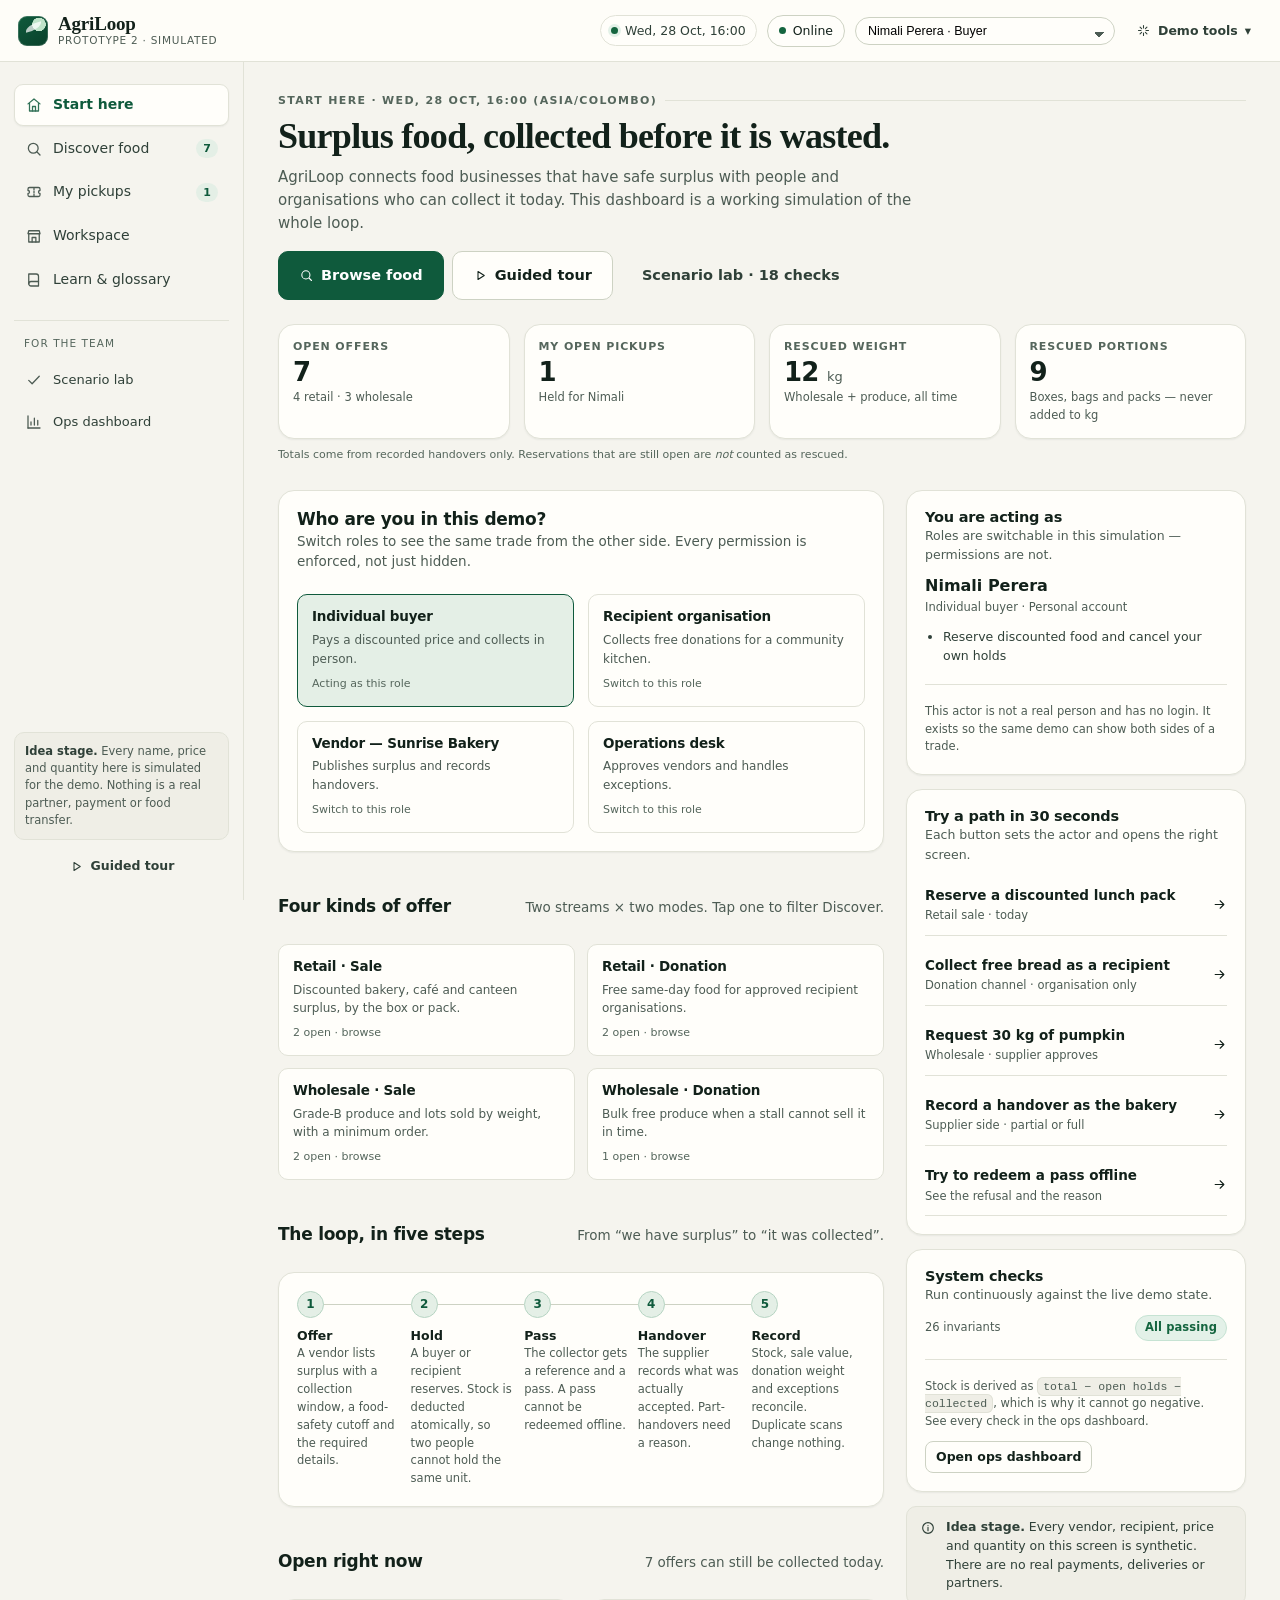
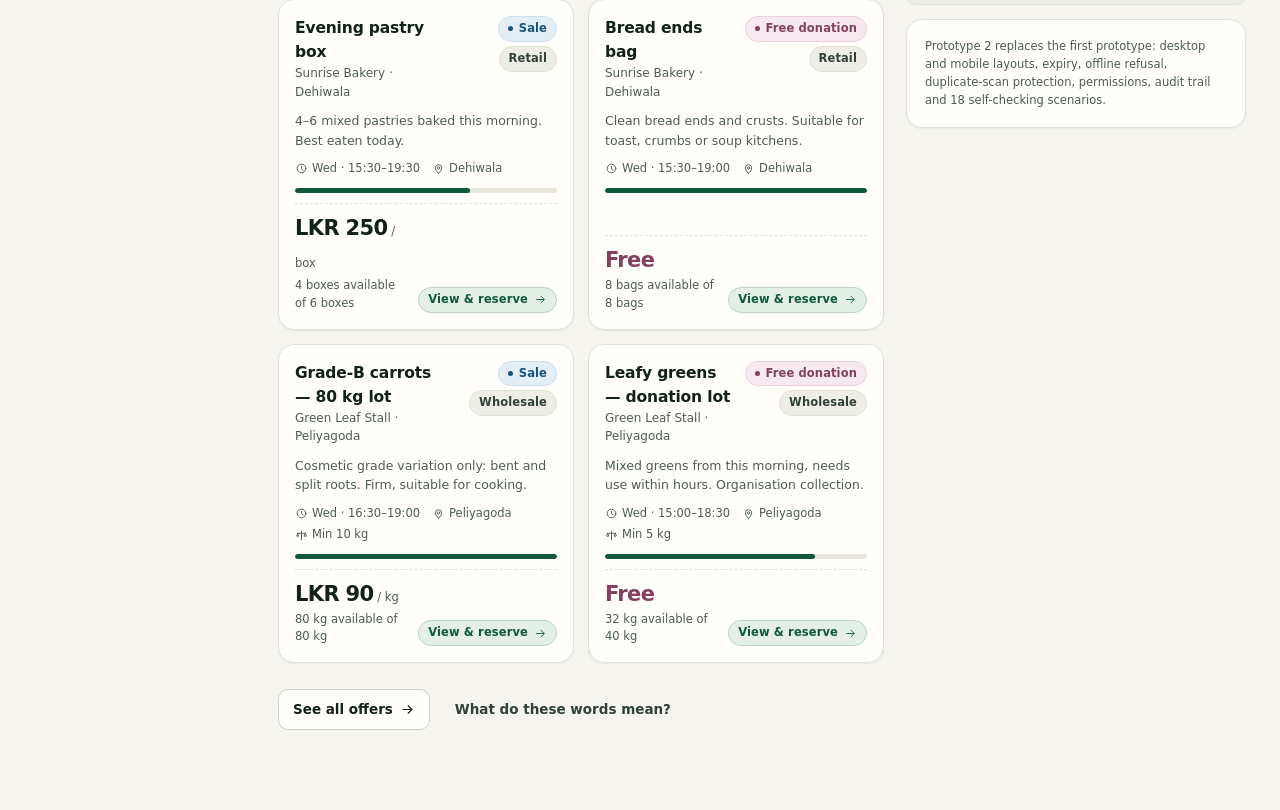
<file: agriloop-prototype-2/index.html>
<!DOCTYPE html>
<html lang="en">
<head>
  <meta charset="utf-8" />
  <meta name="viewport" content="width=device-width, initial-scale=1" />
  <meta name="description" content="AgriLoop Prototype 2 — an idea-stage, simulated dashboard for surplus food collection. No real food, payments or partners." />
  <meta name="color-scheme" content="light" />
  <title>AgriLoop — Prototype 2 (simulated)</title>
  <link rel="stylesheet" href="css/app.css" />
  <script>
    /* Fail loudly if opened from a file system that blocks local scripts. */
    window.addEventListener('error', function (e) {
      if (e && e.target && e.target.tagName === 'SCRIPT') {
        document.body.insertAdjacentHTML('afterbegin',
          '<p style="padding:16px;font:16px system-ui;background:#fbeaea;color:#7a1f1f">' +
          'This demo could not load its scripts. Open the folder with a local server ' +
          '(<code>python -m http.server 8080</code>) or check that js/ files exist.</p>');
      }
    });
  </script>
</head>
<body>
  <a class="skip" href="#main">Skip to main content</a>

  <div class="app" id="app">
    <header class="topbar" role="banner">
      <div class="topbar__left">
        <a class="brand" href="#/home" aria-label="AgriLoop home">
          <span class="brand__mark" aria-hidden="true"></span>
          <span class="brand__text">
            <span class="brand__name">AgriLoop</span>
            <span class="brand__sub">Prototype 2 · simulated</span>
          </span>
        </a>
      </div>

      <div class="topbar__right">
        <div class="clock" id="clock" title="Simulated server time (Asia/Colombo)">
          <span class="clock__dot" aria-hidden="true"></span>
          <span id="clockText">—</span>
        </div>

        <button class="pill" id="netBtn" type="button" aria-pressed="false" title="Toggle simulated connectivity">
          <span class="dot" aria-hidden="true"></span><span id="netText">Online</span>
        </button>

        <label class="actor">
          <span class="sr-only">Acting as</span>
          <select id="actorSelect"></select>
        </label>

        <div class="menu">
          <button class="btn btn-ghost btn-sm" id="demoBtn" type="button" aria-expanded="false" aria-haspopup="true" aria-label="Demo tools">
            <span class="btn__icon" data-icon="spark"></span>
            <span class="btn__label">Demo tools</span>
            <span aria-hidden="true" class="menu__caret">▾</span>
          </button>
          <div class="menu__panel" id="demoMenu" hidden>
            <p class="menu__label">Time machine</p>
            <button type="button" data-demo="+15">Advance 15 minutes</button>
            <button type="button" data-demo="+60">Advance 1 hour</button>
            <button type="button" data-demo="+1d">Advance 1 day</button>
            <p class="menu__label">Demo data</p>
            <button type="button" data-demo="seed">Seed rich demo data</button>
            <button type="button" data-demo="export">Export records (JSON)</button>
            <button type="button" data-demo="reset">Reset to first-run state</button>
            <p class="menu__label">Shortcuts</p>
            <button type="button" data-nav="#/lab">Scenario lab (18 checks)</button>
            <button type="button" data-nav="#/admin">Operations dashboard</button>
          </div>
        </div>
      </div>
    </header>

    <div class="shell">
      <nav class="sidebar" id="sidebar" aria-label="Main">
        <div class="sidebar__group">
          <a class="navlink" data-nav="#/home" href="#/home">
            <span class="navlink__icon" data-icon="home"></span><span>Start here</span>
          </a>
          <a class="navlink" data-nav="#/discover" href="#/discover">
            <span class="navlink__icon" data-icon="search"></span><span>Discover food</span>
            <span class="navlink__count" id="navCount"></span>
          </a>
          <a class="navlink" data-nav="#/pickups" href="#/pickups">
            <span class="navlink__icon" data-icon="ticket"></span><span>My pickups</span>
            <span class="navlink__count" id="navPickups"></span>
          </a>
          <a class="navlink" data-nav="#/workspace" href="#/workspace">
            <span class="navlink__icon" data-icon="store"></span><span>Workspace</span>
          </a>
          <a class="navlink" data-nav="#/learn" href="#/learn">
            <span class="navlink__icon" data-icon="book"></span><span>Learn &amp; glossary</span>
          </a>
        </div>

        <div class="sidebar__group sidebar__group--tools">
          <p class="sidebar__label">For the team</p>
          <a class="navlink navlink--sm" data-nav="#/lab" href="#/lab">
            <span class="navlink__icon" data-icon="check"></span><span>Scenario lab</span>
          </a>
          <a class="navlink navlink--sm" data-nav="#/admin" href="#/admin">
            <span class="navlink__icon" data-icon="chart"></span><span>Ops dashboard</span>
          </a>
        </div>

        <div class="sidebar__foot">
          <p class="side-note">
            <strong>Idea stage.</strong> Every name, price and quantity here is simulated for the demo.
            Nothing is a real partner, payment or food transfer.
          </p>
          <button class="btn btn-ghost btn-sm btn-block" type="button" data-act="start-tour">
            <span data-icon="play"></span> Guided tour
          </button>
        </div>
      </nav>

      <main id="main" tabindex="-1" class="main"></main>
    </div>

    <nav class="tabbar" id="tabbar" aria-label="Main (compact)">
      <a data-nav="#/home" href="#/home"><span data-icon="home"></span><span>Home</span></a>
      <a data-nav="#/discover" href="#/discover"><span data-icon="search"></span><span>Discover</span></a>
      <a data-nav="#/pickups" href="#/pickups"><span data-icon="ticket"></span><span>Pickups</span></a>
      <a data-nav="#/workspace" href="#/workspace"><span data-icon="store"></span><span>Work</span></a>
      <a data-nav="#/learn" href="#/learn"><span data-icon="book"></span><span>Learn</span></a>
    </nav>
  </div>

  <div class="toast" id="toast" role="status" aria-live="polite"></div>

  <dialog class="dialog" id="dialog" aria-labelledby="dialogTitle">
    <div class="dialog__inner" id="dialogBody"></div>
  </dialog>

  <div class="tour" id="tour" hidden>
    <div class="tour__body">
      <p class="tour__step" id="tourStep">Step 1 of 8</p>
      <p class="tour__text" id="tourText"></p>
    </div>
    <div class="tour__actions">
      <button class="btn btn-ghost btn-sm" type="button" data-act="tour-exit">Exit tour</button>
      <button class="btn btn-primary btn-sm" type="button" data-act="tour-next" id="tourNext">Next</button>
    </div>
  </div>

  <script src="js/core.js"></script>
  <script src="js/ui.js"></script>
  <script src="js/views.js"></script>
  <script src="js/workspace.js"></script>
  <script src="js/scenarios.js"></script>
  <script src="js/learn.js"></script>
  <script src="js/app.js"></script>
</body>
</html>
</file>
<file: agriloop-prototype-2/css/app.css>
/* ==========================================================================
   AgriLoop Prototype 2 — design system
   No external fonts, images or CDNs. Works offline from the file system.
   ========================================================================== */

:root {
  --ink: #12211a;
  --ink-2: #2f4038;
  --muted: #4d5c54;
  --muted-2: #55665c;

  --paper: #f5f4ee;
  --surface: #fffefa;
  --surface-2: #efeee6;
  --surface-3: #e7e6dc;

  --line: #e1e2d7;
  --line-strong: #cdd2c3;

  --brand: #0f5a3c;
  --brand-2: #0a412b;
  --brand-soft: #e4efe6;
  --brand-ring: #b6d4c2;

  --sale: #1a5578;
  --sale-soft: #e4eef5;

  --donation: #84405f;
  --donation-soft: #f7e9f0;

  --warn: #87560f;
  --warn-soft: #faf0da;

  --danger: #962c2c;
  --danger-soft: #fbe9e7;

  --ok: #14653f;
  --ok-soft: #e3f1e8;

  --radius: 16px;
  --radius-sm: 10px;
  --radius-xs: 7px;

  --shadow-sm: 0 1px 2px rgba(18, 33, 26, .06);
  --shadow: 0 1px 2px rgba(18, 33, 26, .05), 0 14px 32px -24px rgba(18, 33, 26, .55);

  --sans: "Segoe UI Variable Text", "Segoe UI", system-ui, -apple-system, "Helvetica Neue", Arial, sans-serif;
  --serif: "Iowan Old Style", "Palatino Linotype", Palatino, Georgia, "Times New Roman", serif;
  --mono: ui-monospace, "Cascadia Mono", "SFMono-Regular", Consolas, monospace;

  --topbar-h: 62px;
  --sidebar-w: 244px;
}

* { box-sizing: border-box; }

html { -webkit-text-size-adjust: 100%; }

body {
  margin: 0;
  background: var(--paper);
  color: var(--ink);
  font-family: var(--sans);
  font-size: 15px;
  line-height: 1.55;
  -webkit-font-smoothing: antialiased;
  text-rendering: optimizeLegibility;
}

h1, h2, h3, h4 { margin: 0; line-height: 1.18; letter-spacing: -.015em; font-weight: 650; }
p { margin: 0; }
a { color: var(--brand); }
button { font: inherit; color: inherit; }
svg { display: block; }
[hidden] { display: none !important; }

.sr-only {
  position: absolute; width: 1px; height: 1px; padding: 0; margin: -1px;
  overflow: hidden; clip: rect(0 0 0 0); white-space: nowrap; border: 0;
}

.skip {
  position: fixed; left: 12px; top: -60px; z-index: 200;
  background: var(--brand); color: #fff; padding: 10px 16px; border-radius: 0 0 10px 10px;
  text-decoration: none; font-weight: 600;
}
.skip:focus { top: 0; }

:focus-visible {
  outline: 2px solid var(--brand);
  outline-offset: 2px;
  border-radius: 4px;
}

/* ------------------------------------------------------------------ shell */

.app { min-height: 100vh; display: flex; flex-direction: column; }

.topbar {
  position: sticky; top: 0; z-index: 60;
  height: var(--topbar-h);
  display: flex; align-items: center; justify-content: space-between; gap: 16px;
  padding: 0 18px;
  background: color-mix(in srgb, var(--surface) 88%, transparent);
  backdrop-filter: saturate(140%) blur(10px);
  border-bottom: 1px solid var(--line);
}

.topbar__left, .topbar__right { display: flex; align-items: center; gap: 10px; min-width: 0; }

.brand { display: flex; align-items: center; gap: 10px; text-decoration: none; color: inherit; }
.brand__mark {
  width: 30px; height: 30px; border-radius: 9px; flex: none;
  background:
    radial-gradient(circle at 70% 28%, #bfe3c9 0 22%, transparent 23%),
    linear-gradient(145deg, var(--brand) 0%, var(--brand-2) 100%);
  box-shadow: inset 0 0 0 1px rgba(255,255,255,.18);
  position: relative; overflow: hidden;
}
.brand__mark::after {
  content: ""; position: absolute; inset: 7px 6px 15px 7px;
  border-radius: 100% 0 100% 0;
  background: rgba(255,255,255,.72);
  transform: rotate(-12deg);
}
.brand__text { display: flex; flex-direction: column; line-height: 1.1; min-width: 0; }
.brand__name { font-family: var(--serif); font-size: 19px; font-weight: 600; letter-spacing: -.01em; }
.brand__sub { font-size: 10.5px; color: var(--muted); letter-spacing: .07em; text-transform: uppercase; }

.clock {
  display: inline-flex; align-items: center; gap: 7px;
  font-size: 12.5px; color: var(--ink-2); font-variant-numeric: tabular-nums;
  padding: 5px 10px; border: 1px solid var(--line); border-radius: 999px; background: var(--surface);
  white-space: nowrap;
}
.clock__dot { width: 7px; height: 7px; border-radius: 50%; background: var(--ok); box-shadow: 0 0 0 3px var(--ok-soft); }

.pill {
  display: inline-flex; align-items: center; gap: 7px;
  border: 1px solid var(--line-strong); background: var(--surface);
  border-radius: 999px; padding: 5px 11px; font-size: 12.5px; cursor: pointer;
  min-height: 32px;
}
.pill .dot { width: 7px; height: 7px; border-radius: 50%; background: var(--ok); }
.pill[aria-pressed="true"] { background: var(--warn-soft); border-color: #e6cf9f; color: var(--warn); }
.pill[aria-pressed="true"] .dot { background: var(--warn); }

.actor select {
  appearance: none; border: 1px solid var(--line-strong); background: var(--surface);
  border-radius: 999px; padding: 6px 30px 6px 12px; font-size: 12.5px; cursor: pointer;
  background-image: linear-gradient(45deg, transparent 50%, var(--muted) 50%), linear-gradient(135deg, var(--muted) 50%, transparent 50%);
  background-position: calc(100% - 15px) 14px, calc(100% - 10px) 14px;
  background-size: 5px 5px, 5px 5px; background-repeat: no-repeat;
  max-width: 260px;
}

.menu { position: relative; }
.menu__panel {
  position: absolute; right: 0; top: calc(100% + 8px); z-index: 80;
  width: 260px; padding: 8px; border-radius: 14px;
  background: var(--surface); border: 1px solid var(--line);
  box-shadow: 0 24px 60px -30px rgba(18,33,26,.6);
  display: flex; flex-direction: column; gap: 2px;
}
.menu__panel button {
  text-align: left; background: none; border: 0; padding: 9px 10px; border-radius: 8px;
  font-size: 13.5px; cursor: pointer;
}
.menu__panel button:hover { background: var(--brand-soft); }
.menu__label {
  font-size: 10.5px; text-transform: uppercase; letter-spacing: .1em; color: var(--muted-2);
  padding: 10px 10px 4px;
}

.shell {
  flex: 1; display: grid; grid-template-columns: var(--sidebar-w) minmax(0, 1fr);
  align-items: start; width: 100%; max-width: 1500px; margin: 0 auto;
}

.sidebar {
  position: sticky; top: var(--topbar-h);
  height: calc(100vh - var(--topbar-h));
  padding: 22px 14px 18px;
  display: flex; flex-direction: column; gap: 20px;
  border-right: 1px solid var(--line);
  overflow-y: auto;
}
.sidebar__group { display: flex; flex-direction: column; gap: 2px; }
.sidebar__group--tools { border-top: 1px solid var(--line); padding-top: 14px; }
.sidebar__label {
  font-size: 10.5px; text-transform: uppercase; letter-spacing: .1em;
  color: var(--muted-2); padding: 0 10px 6px;
}

.navlink {
  display: flex; align-items: center; gap: 10px;
  padding: 9px 10px; border-radius: 9px;
  color: var(--ink-2); text-decoration: none; font-size: 14px; font-weight: 500;
  border: 1px solid transparent;
}
.navlink:hover { background: var(--surface-2); }
.navlink.is-active { background: var(--surface); border-color: var(--line); box-shadow: var(--shadow-sm); color: var(--brand); font-weight: 600; }
.navlink--sm { font-size: 13px; }
.navlink__icon { width: 18px; height: 18px; color: currentColor; opacity: .85; flex: none; }
.navlink__icon svg { width: 18px; height: 18px; }
.navlink__count {
  margin-left: auto; font-size: 11px; font-variant-numeric: tabular-nums;
  background: var(--brand-soft); color: var(--brand); border-radius: 999px;
  padding: 1px 7px; font-weight: 600;
}
.navlink__count:empty { display: none; }

.sidebar__foot { margin-top: auto; display: flex; flex-direction: column; gap: 10px; }
.side-note {
  font-size: 11.5px; line-height: 1.5; color: var(--muted);
  background: var(--surface-2); border: 1px solid var(--line); border-radius: 10px; padding: 10px;
}
.side-note strong { color: var(--ink-2); }

.main { padding: 30px 34px 80px; min-width: 0; }

/* ------------------------------------------------------------- typography */

.eyebrow {
  font-size: 11px; text-transform: uppercase; letter-spacing: .12em;
  color: var(--muted-2); font-weight: 650;
  display: flex; align-items: center; gap: 8px;
}
.eyebrow::after { content: ""; height: 1px; flex: 1; background: var(--line); }

.page { margin-bottom: 24px; }
.page h1 { font-family: var(--serif); font-size: clamp(26px, 3vw, 36px); font-weight: 600; margin: 6px 0 8px; letter-spacing: -.02em; }
.lede { color: var(--muted); font-size: 15px; max-width: 68ch; }
.page__actions { display: flex; flex-wrap: wrap; gap: 8px; margin-top: 16px; }

h2.section { font-size: 17px; margin: 0 0 2px; }
.section-sub { color: var(--muted); font-size: 13.5px; margin-bottom: 12px; }
.section-head { display: flex; align-items: flex-end; justify-content: space-between; gap: 16px; margin: 30px 0 12px; }
.section-head .section-sub { margin: 0; }

.tiny { font-size: 11.5px; color: var(--muted); }
.mono { font-family: var(--mono); font-size: .94em; letter-spacing: -.02em; }
.num { font-variant-numeric: tabular-nums; }
.nowrap { white-space: nowrap; }

/* ----------------------------------------------------------------- layout */

.stack { display: flex; flex-direction: column; gap: 14px; }
.stack-sm { display: flex; flex-direction: column; gap: 8px; }
.row { display: flex; flex-wrap: wrap; gap: 10px; align-items: center; }
.row--between { justify-content: space-between; }
.split { display: grid; grid-template-columns: minmax(0, 1fr) 340px; gap: 22px; align-items: start; }
.split--wide { grid-template-columns: minmax(0, 1fr) 380px; }
.grid { display: grid; gap: 14px; }
.cols-2 { grid-template-columns: repeat(2, minmax(0, 1fr)); }
.cols-3 { grid-template-columns: repeat(3, minmax(0, 1fr)); }
.cols-4 { grid-template-columns: repeat(4, minmax(0, 1fr)); }

/* ------------------------------------------------------------------ cards */

.card {
  background: var(--surface); border: 1px solid var(--line);
  border-radius: var(--radius); padding: 18px; box-shadow: var(--shadow-sm);
}
.card--flat { box-shadow: none; }
.card--pad-sm { padding: 13px 14px; }
.card__head { display: flex; align-items: flex-start; justify-content: space-between; gap: 12px; margin-bottom: 10px; }
.card__title { font-size: 14.5px; font-weight: 650; }
.card__sub { font-size: 12.5px; color: var(--muted); }

.panel {
  background: var(--surface-2); border: 1px solid var(--line);
  border-radius: var(--radius-sm); padding: 14px;
}

.stat { display: flex; flex-direction: column; gap: 3px; }
.stat__label { font-size: 11px; text-transform: uppercase; letter-spacing: .08em; color: var(--muted-2); font-weight: 600; }
.stat__value { font-size: 26px; font-weight: 650; letter-spacing: -.03em; font-variant-numeric: tabular-nums; line-height: 1.1; }
.stat__value small { font-size: 13px; font-weight: 500; color: var(--muted); letter-spacing: 0; }
.stat__sub { font-size: 11.5px; color: var(--muted); }

/* ------------------------------------------------------------------ chips */

.chip {
  display: inline-flex; align-items: center; gap: 6px;
  font-size: 11.5px; font-weight: 600; letter-spacing: .01em;
  padding: 3px 9px; border-radius: 999px; border: 1px solid transparent;
  white-space: nowrap;
}
.chip::before { content: ""; width: 5px; height: 5px; border-radius: 50%; background: currentColor; }
.chip--plain::before { display: none; }
.chip[data-tone="sale"] { background: var(--sale-soft); color: var(--sale); border-color: #cfe0ec; }
.chip[data-tone="donation"] { background: var(--donation-soft); color: var(--donation); border-color: #eccfdd; }
.chip[data-tone="neutral"] { background: var(--surface-2); color: var(--ink-2); border-color: var(--line); }
.chip[data-tone="ok"] { background: var(--ok-soft); color: var(--ok); border-color: #c6e3d3; }
.chip[data-tone="warn"] { background: var(--warn-soft); color: var(--warn); border-color: #eedcb4; }
.chip[data-tone="danger"] { background: var(--danger-soft); color: var(--danger); border-color: #f0cdc9; }
.chip[data-tone="brand"] { background: var(--brand-soft); color: var(--brand); border-color: var(--brand-ring); }

/* ---------------------------------------------------------------- buttons */

.btn {
  display: inline-flex; align-items: center; justify-content: center; gap: 7px;
  min-height: 40px; padding: 9px 14px;
  border-radius: 10px; border: 1px solid var(--line-strong);
  background: var(--surface); color: var(--ink);
  font-size: 13.5px; font-weight: 600; cursor: pointer;
  transition: background .15s ease, border-color .15s ease, transform .06s ease;
  text-decoration: none;
}
.btn:hover { background: var(--surface-2); }
.btn:active { transform: translateY(1px); }
.btn:disabled { opacity: .5; cursor: not-allowed; transform: none; }
.btn svg { width: 15px; height: 15px; }
.btn__icon { display: inline-flex; width: 15px; height: 15px; flex: none; }

.btn-primary { background: var(--brand); border-color: var(--brand); color: #fff; }
.btn-primary:hover { background: var(--brand-2); border-color: var(--brand-2); }
.btn-soft { background: var(--brand-soft); border-color: var(--brand-ring); color: var(--brand); }
.btn-soft:hover { background: #d8e9dd; }
.btn-ghost { background: transparent; border-color: transparent; color: var(--ink-2); }
.btn-ghost:hover { background: var(--surface-2); }
.btn-danger { background: var(--surface); border-color: #e7c4c0; color: var(--danger); }
.btn-danger:hover { background: var(--danger-soft); }
.btn-sm { min-height: 32px; padding: 5px 10px; font-size: 12.5px; border-radius: 8px; }
.btn-lg { min-height: 48px; padding: 12px 20px; font-size: 14.5px; }
.btn-block { width: 100%; }
.btn-link { border: 0; background: none; padding: 0; min-height: 0; color: var(--brand); text-decoration: underline; text-underline-offset: 2px; font-weight: 600; font-size: 13px; cursor: pointer; }

/* ------------------------------------------------------------------ forms */

.field { display: flex; flex-direction: column; gap: 5px; }
.field > label, .label { font-size: 12px; font-weight: 650; color: var(--ink-2); letter-spacing: .01em; }
.input, .select, .textarea {
  width: 100%; border: 1px solid var(--line-strong); border-radius: 9px;
  background: var(--surface); padding: 9px 11px; font: inherit; font-size: 14px; color: var(--ink);
  min-height: 40px;
}
.textarea { min-height: 72px; resize: vertical; }
.input:focus, .select:focus, .textarea:focus { border-color: var(--brand); outline: 2px solid var(--brand-ring); outline-offset: 1px; }
.hint { font-size: 11.5px; color: var(--muted); }
.err { font-size: 11.5px; color: var(--danger); font-weight: 600; }
.input[aria-invalid="true"] { border-color: var(--danger); }

.seg { display: inline-flex; background: var(--surface-2); border: 1px solid var(--line); border-radius: 10px; padding: 3px; gap: 2px; flex-wrap: wrap; }
.seg button {
  border: 0; background: none; padding: 6px 11px; border-radius: 7px;
  font-size: 12.5px; font-weight: 600; color: var(--muted); cursor: pointer; min-height: 32px;
}
.seg button[aria-pressed="true"] { background: var(--surface); color: var(--ink); box-shadow: var(--shadow-sm); }

.check { display: flex; gap: 9px; align-items: flex-start; font-size: 12.5px; color: var(--ink-2); }
.check input { margin: 3px 0 0; width: 16px; height: 16px; accent-color: var(--brand); flex: none; }

/* ------------------------------------------------------------------ table */

.table { width: 100%; border-collapse: collapse; font-size: 13px; }
.table th {
  text-align: left; font-size: 10.5px; letter-spacing: .08em; text-transform: uppercase;
  color: var(--muted-2); font-weight: 650; padding: 8px 10px; border-bottom: 1px solid var(--line-strong);
  white-space: nowrap;
}
.table td { padding: 11px 10px; border-bottom: 1px solid var(--line); vertical-align: middle; }
.table tr:last-child td { border-bottom: 0; }
.table tbody tr:hover { background: var(--surface-2); }
.table--fixed { table-layout: fixed; }

/* ----------------------------------------------------------------- offers */

.offer {
  position: relative; display: flex; flex-direction: column; gap: 10px;
  background: var(--surface); border: 1px solid var(--line); border-radius: var(--radius);
  padding: 16px; text-decoration: none; color: inherit;
  box-shadow: var(--shadow-sm);
  transition: border-color .15s ease, box-shadow .15s ease, transform .15s ease;
}
.offer:hover { border-color: var(--line-strong); box-shadow: var(--shadow); transform: translateY(-1px); }
.offer__top { display: flex; justify-content: space-between; gap: 10px; align-items: flex-start; }
.offer__title { font-size: 15.5px; font-weight: 650; letter-spacing: -.01em; }
.offer__vendor { font-size: 12px; color: var(--muted); }
.offer__desc { font-size: 12.5px; color: var(--muted); min-height: 34px; }
.offer__meta { display: flex; flex-wrap: wrap; gap: 4px 12px; font-size: 11.5px; color: var(--muted); }
.offer__meta span { display: inline-flex; align-items: center; gap: 4px; }
.offer__foot { display: flex; align-items: flex-end; justify-content: space-between; gap: 10px; margin-top: auto; padding-top: 8px; border-top: 1px dashed var(--line); }
.price { font-size: 21px; font-weight: 650; letter-spacing: -.03em; font-variant-numeric: tabular-nums; }
.price small { font-size: 11.5px; font-weight: 500; color: var(--muted); letter-spacing: 0; }
.price--free { color: var(--donation); }

.meter { height: 5px; border-radius: 999px; background: var(--surface-3); overflow: hidden; }
.meter > span { display: block; height: 100%; background: var(--brand); border-radius: 999px; }

/* ----------------------------------------------------------------- matrix */

.matrix { display: grid; grid-template-columns: repeat(2, minmax(0, 1fr)); gap: 12px; }
.matrix__cell {
  display: flex; flex-direction: column; gap: 6px; padding: 14px;
  border: 1px solid var(--line); border-radius: var(--radius-sm); background: var(--surface);
  text-decoration: none; color: inherit; font: inherit; text-align: left; width: 100%; cursor: pointer;
}
.matrix__cell:hover { border-color: var(--brand-ring); background: #fbfdf9; }
.matrix__cell h3 { font-size: 13.5px; }
.matrix__cell p { font-size: 12px; color: var(--muted); }
.matrix__count { font-size: 11px; color: var(--muted-2); font-variant-numeric: tabular-nums; }

/* ------------------------------------------------------------------ steps */

.steps { display: grid; grid-template-columns: repeat(5, minmax(0, 1fr)); gap: 0; }
.steps__item { position: relative; padding: 0 10px 0 0; }
.steps__item::before {
  content: ""; position: absolute; left: 26px; right: 0; top: 13px; height: 1px; background: var(--line-strong);
}
.steps__item:last-child::before { display: none; }
.steps__n {
  width: 27px; height: 27px; border-radius: 50%; display: grid; place-items: center;
  background: var(--brand-soft); color: var(--brand); font-size: 12px; font-weight: 700;
  border: 1px solid var(--brand-ring); position: relative; z-index: 1; margin-bottom: 8px;
  font-variant-numeric: tabular-nums;
}
.steps__t { font-size: 12.5px; font-weight: 650; }
.steps__d { font-size: 11.5px; color: var(--muted); }

/* ---------------------------------------------------------------- notices */

.notice {
  display: flex; gap: 10px; align-items: flex-start;
  padding: 11px 13px; border-radius: var(--radius-sm); border: 1px solid;
  font-size: 12.5px; line-height: 1.5;
}
.notice svg { width: 16px; height: 16px; flex: none; margin-top: 2px; }
.notice strong { font-weight: 650; }
.notice[data-tone="info"] { background: var(--brand-soft); border-color: var(--brand-ring); color: var(--brand-2); }
.notice[data-tone="warn"] { background: var(--warn-soft); border-color: #ecd9ae; color: #6b440b; }
.notice[data-tone="danger"] { background: var(--danger-soft); border-color: #eecac6; color: #77201f; }
.notice[data-tone="neutral"] { background: var(--surface-2); border-color: var(--line); color: var(--ink-2); }

/* ------------------------------------------------------------------- pass */

.pass {
  background:
    radial-gradient(120% 90% at 100% 0%, #eaf3ec 0%, transparent 60%),
    var(--surface);
  border: 1px solid var(--brand-ring); border-radius: 20px; padding: 20px;
}
.pass__head { display: flex; justify-content: space-between; gap: 12px; align-items: flex-start; }
.pass__ref { font-family: var(--mono); font-size: 22px; letter-spacing: .06em; font-weight: 600; }
.pass__code {
  display: grid; grid-template-columns: repeat(9, 1fr); gap: 3px;
  width: 216px; padding: 10px; background: #fff; border: 1px solid var(--line-strong); border-radius: 10px;
  margin: 14px 0;
}
.pass__code i { aspect-ratio: 1; border-radius: 1.5px; background: #e9ece4; }
.pass__code i.on { background: var(--ink); }
.pass__grid { display: grid; grid-template-columns: repeat(2, minmax(0,1fr)); gap: 10px 16px; }
.pass__grid dt { font-size: 10.5px; text-transform: uppercase; letter-spacing: .09em; color: var(--muted-2); }
.pass__grid dd { margin: 2px 0 0; font-size: 13.5px; font-weight: 600; }

/* ----------------------------------------------------------------- charts */

.chartbars { display: grid; grid-template-columns: repeat(4, 1fr); gap: 14px; align-items: end; height: 132px; padding-top: 8px; }
.chartbars__col { display: flex; flex-direction: column; justify-content: flex-end; align-items: center; gap: 6px; height: 100%; }
.chartbars__bar { width: 100%; max-width: 54px; border-radius: 6px 6px 3px 3px; background: var(--brand); min-height: 3px; }
.chartbars__bar[data-tone="sale"] { background: var(--sale); }
.chartbars__bar[data-tone="donation"] { background: var(--donation); }
.chartbars__val { font-size: 12px; font-weight: 650; font-variant-numeric: tabular-nums; }
.chartbars__lab { font-size: 10.5px; color: var(--muted); text-align: center; line-height: 1.25; }

.donut { display: flex; align-items: center; gap: 18px; flex-wrap: wrap; }
.donut svg { width: 128px; height: 128px; flex: none; }
.donut__legend { display: flex; flex-direction: column; gap: 6px; font-size: 12px; }
.donut__legend span { display: flex; align-items: center; gap: 7px; }
.donut__legend i { width: 9px; height: 9px; border-radius: 3px; }
.donut__legend b { margin-left: auto; padding-left: 12px; font-variant-numeric: tabular-nums; }

/* ------------------------------------------------------------------ lists */

.list { display: flex; flex-direction: column; }
.list__row {
  display: flex; align-items: center; gap: 12px; padding: 12px 2px;
  border-bottom: 1px solid var(--line);
}
.list__row:last-child { border-bottom: 0; }
.list__main { min-width: 0; flex: 1; }
.list__title { font-size: 13.5px; font-weight: 600; }
.list__sub { font-size: 11.5px; color: var(--muted); }
.list__end { flex: none; display: flex; gap: 6px; align-items: center; }

.timeline { display: flex; flex-direction: column; gap: 0; }
.tl { display: grid; grid-template-columns: 16px 1fr; gap: 10px; }
.tl__rail { display: flex; flex-direction: column; align-items: center; }
.tl__dot { width: 9px; height: 9px; border-radius: 50%; background: var(--line-strong); margin-top: 6px; flex: none; }
.tl--done .tl__dot { background: var(--brand); }
.tl--now .tl__dot { background: var(--warn); box-shadow: 0 0 0 4px var(--warn-soft); }
.tl__line { width: 1px; flex: 1; background: var(--line); min-height: 14px; }
.tl__t { font-size: 12.5px; font-weight: 600; }
.tl__d { font-size: 11.5px; color: var(--muted); padding-bottom: 10px; }

.kv { display: grid; grid-template-columns: auto 1fr; gap: 6px 16px; font-size: 12.5px; }
.kv dt { color: var(--muted); }
.kv dd { margin: 0; font-weight: 600; text-align: right; }

.empty {
  border: 1px dashed var(--line-strong); border-radius: var(--radius);
  padding: 30px 20px; text-align: center; color: var(--muted); background: var(--surface-2);
}
.empty h2 { font-size: 14.5px; color: var(--ink-2); margin-bottom: 4px; }
.empty p { font-size: 12.5px; }

/* ----------------------------------------------------------------- dialog */

.dialog {
  border: 0; border-radius: 18px; padding: 0; width: min(560px, calc(100vw - 32px));
  max-height: calc(100vh - 80px); overflow: auto; background: var(--surface); color: var(--ink);
  box-shadow: 0 40px 100px -40px rgba(10, 30, 20, .7);
}
.dialog::backdrop { background: rgba(16, 30, 23, .45); backdrop-filter: blur(2px); }
.dialog__inner { padding: 22px; }
.dialog h2 { font-size: 19px; margin-bottom: 4px; }
.dialog .dlg-sub { font-size: 12.5px; color: var(--muted); margin-bottom: 16px; }
.dialog__foot { display: flex; justify-content: flex-end; gap: 8px; margin-top: 20px; padding-top: 14px; border-top: 1px solid var(--line); }
.dialog__close {
  position: absolute; right: 12px; top: 12px; border: 0; background: var(--surface-2);
  width: 30px; height: 30px; border-radius: 50%; cursor: pointer; font-size: 15px; line-height: 1;
}

/* ------------------------------------------------------------------ toast */

.toast {
  position: fixed; left: 50%; bottom: 26px; transform: translate(-50%, 12px);
  background: var(--ink); color: #f4f7f2; border-radius: 11px;
  padding: 10px 16px; font-size: 13px; font-weight: 500; max-width: min(520px, 90vw);
  opacity: 0; pointer-events: none; transition: opacity .18s ease, transform .18s ease;
  z-index: 120; box-shadow: 0 20px 40px -24px #000;
}
.toast.is-on { opacity: 1; transform: translate(-50%, 0); }
.toast[data-tone="error"] { background: #7a2020; }

/* ------------------------------------------------------------------- tour */

.tour {
  position: fixed; z-index: 110; right: 22px; bottom: 22px; width: min(420px, calc(100vw - 32px));
  background: var(--surface); border: 1px solid var(--brand-ring);
  border-radius: 16px; padding: 16px 18px; box-shadow: 0 30px 70px -40px #0b2c1d;
  display: flex; flex-direction: column; gap: 12px;
}
.tour__step { font-size: 10.5px; text-transform: uppercase; letter-spacing: .1em; color: var(--brand); font-weight: 700; }
.tour__text { font-size: 13.5px; line-height: 1.55; }
.tour__actions { display: flex; justify-content: space-between; gap: 8px; }
.tour-target { position: relative; z-index: 100; box-shadow: 0 0 0 3px var(--brand-ring), 0 0 0 8px rgba(15,90,60,.12); border-radius: 12px; }

/* ------------------------------------------------------------------- misc */

.tag-label {
  font-size: 10px; letter-spacing: .1em; text-transform: uppercase;
  color: var(--muted-2); font-weight: 700;
}
.hr { height: 1px; background: var(--line); border: 0; margin: 18px 0; }
.linkrow { display: flex; gap: 16px; flex-wrap: wrap; font-size: 12.5px; }
.footnote { font-size: 11px; color: var(--muted-2); line-height: 1.5; }

.hint-btn {
  display: inline-grid; place-items: center; width: 17px; height: 17px; border-radius: 50%;
  border: 1px solid var(--line-strong); background: var(--surface-2); color: var(--muted);
  font-size: 10.5px; font-weight: 700; cursor: pointer; vertical-align: 1px; margin-left: 4px;
  padding: 0;
}
.hint-btn:hover { background: var(--brand-soft); color: var(--brand); }

.code {
  font-family: var(--mono); font-size: 11.5px; background: var(--surface-2);
  border: 1px solid var(--line); border-radius: 6px; padding: 2px 5px;
}

.tabbar { display: none; }

.result {
  border-left: 3px solid var(--line-strong); padding: 10px 12px; border-radius: 0 8px 8px 0;
  background: var(--surface-2); font-size: 12.5px;
}
.result[data-ok="true"] { border-color: var(--ok); background: var(--ok-soft); }
.result[data-ok="false"] { border-color: var(--danger); background: var(--danger-soft); }
.result ul { margin: 6px 0 0; padding-left: 18px; }
.result li { margin: 2px 0; }
.result code { font-family: var(--mono); font-size: 11px; background: rgba(0,0,0,.04); padding: 1px 4px; border-radius: 4px; }

.scenario {
  display: grid; grid-template-columns: 40px minmax(0,1fr) auto; gap: 14px;
  align-items: start; padding: 14px 0; border-bottom: 1px solid var(--line);
}
.scenario:last-child { border-bottom: 0; }
.scenario__id {
  font-family: var(--mono); font-size: 12px; font-weight: 600; color: var(--muted);
  padding-top: 2px;
}
.scenario__name { font-size: 14px; font-weight: 650; }
.scenario__why { font-size: 12px; color: var(--muted); margin-top: 2px; }
.scenario__result { grid-column: 2 / -1; }

/* -------------------------------------------------------------- responsive */

@media (max-width: 1180px) {
  .split, .split--wide { grid-template-columns: minmax(0, 1fr); }
  .cols-4 { grid-template-columns: repeat(2, minmax(0, 1fr)); }
}

@media (max-width: 960px) {
  :root { --topbar-h: 56px; }
  .shell { grid-template-columns: minmax(0, 1fr); }
  .sidebar { display: none; }
  .main { padding: 20px 16px 104px; }
  .topbar { padding: 0 12px; gap: 8px; }
  .brand__sub { display: none; }
  .clock { display: none; }
  .actor select { max-width: 128px; font-size: 11.5px; }
  .topbar__right { gap: 6px; }
  .menu__panel { position: fixed; right: 12px; left: 12px; top: 62px; width: auto; }

  .tabbar {
    display: flex; position: fixed; left: 0; right: 0; bottom: 0; z-index: 70;
    background: color-mix(in srgb, var(--surface) 94%, transparent);
    backdrop-filter: blur(10px);
    border-top: 1px solid var(--line);
    padding: 6px 4px calc(6px + env(safe-area-inset-bottom, 0));
  }
  .tabbar a {
    flex: 1; display: flex; flex-direction: column; align-items: center; gap: 3px;
    padding: 6px 2px; font-size: 10.5px; color: var(--muted); text-decoration: none;
    border-radius: 8px; min-height: 46px;
  }
  .tabbar a svg { width: 20px; height: 20px; }
  .tabbar a.is-active { color: var(--brand); background: var(--brand-soft); font-weight: 650; }

  .cols-2, .cols-3, .cols-4 { grid-template-columns: minmax(0, 1fr); }
  .matrix { grid-template-columns: repeat(2, minmax(0, 1fr)); }
  .steps { grid-template-columns: minmax(0, 1fr); gap: 12px; }
  .steps__item::before { display: none; }
  .steps__item { display: grid; grid-template-columns: 27px 1fr; gap: 10px; align-items: start; }
  .steps__n { margin: 0; }
  .chartbars { grid-template-columns: repeat(4, 1fr); gap: 8px; }
  .tour { right: 12px; left: 12px; bottom: 76px; width: auto; }
  .toast { bottom: 84px; }
  .table--scroll { display: block; overflow-x: auto; white-space: nowrap; }
}

@media (max-width: 560px) {
  .matrix { grid-template-columns: minmax(0, 1fr); }
  .pass__grid { grid-template-columns: minmax(0, 1fr); }
  .page h1 { font-size: 27px; }
  .scenario { grid-template-columns: 32px minmax(0, 1fr); }
  .scenario__result { grid-column: 1 / -1; }
  .offer__foot { align-items: flex-end; }
  /* The top bar has five controls; the demo button keeps its icon and drops
     its label so nothing is pushed past the right edge. */
  .menu .btn__label { display: none; }
  .menu .btn-sm { padding: 5px 8px; gap: 2px; }
  .actor select { max-width: 108px; }
}

@media (max-width: 400px) {
  /* On the narrowest phones the logo mark stands alone and the actor picker
     tightens, so the bar still fits without wrapping. */
  .brand__text { display: none; }
  .actor select { max-width: 96px; }
}

@media (prefers-reduced-motion: reduce) {
  *, *::before, *::after { animation-duration: .001ms !important; transition-duration: .001ms !important; }
}

@media print {
  .topbar, .sidebar, .tabbar, .tour, .toast { display: none !important; }
  .shell { grid-template-columns: 1fr; }
  .main { padding: 0; }
  body { background: #fff; }
}
</file>
